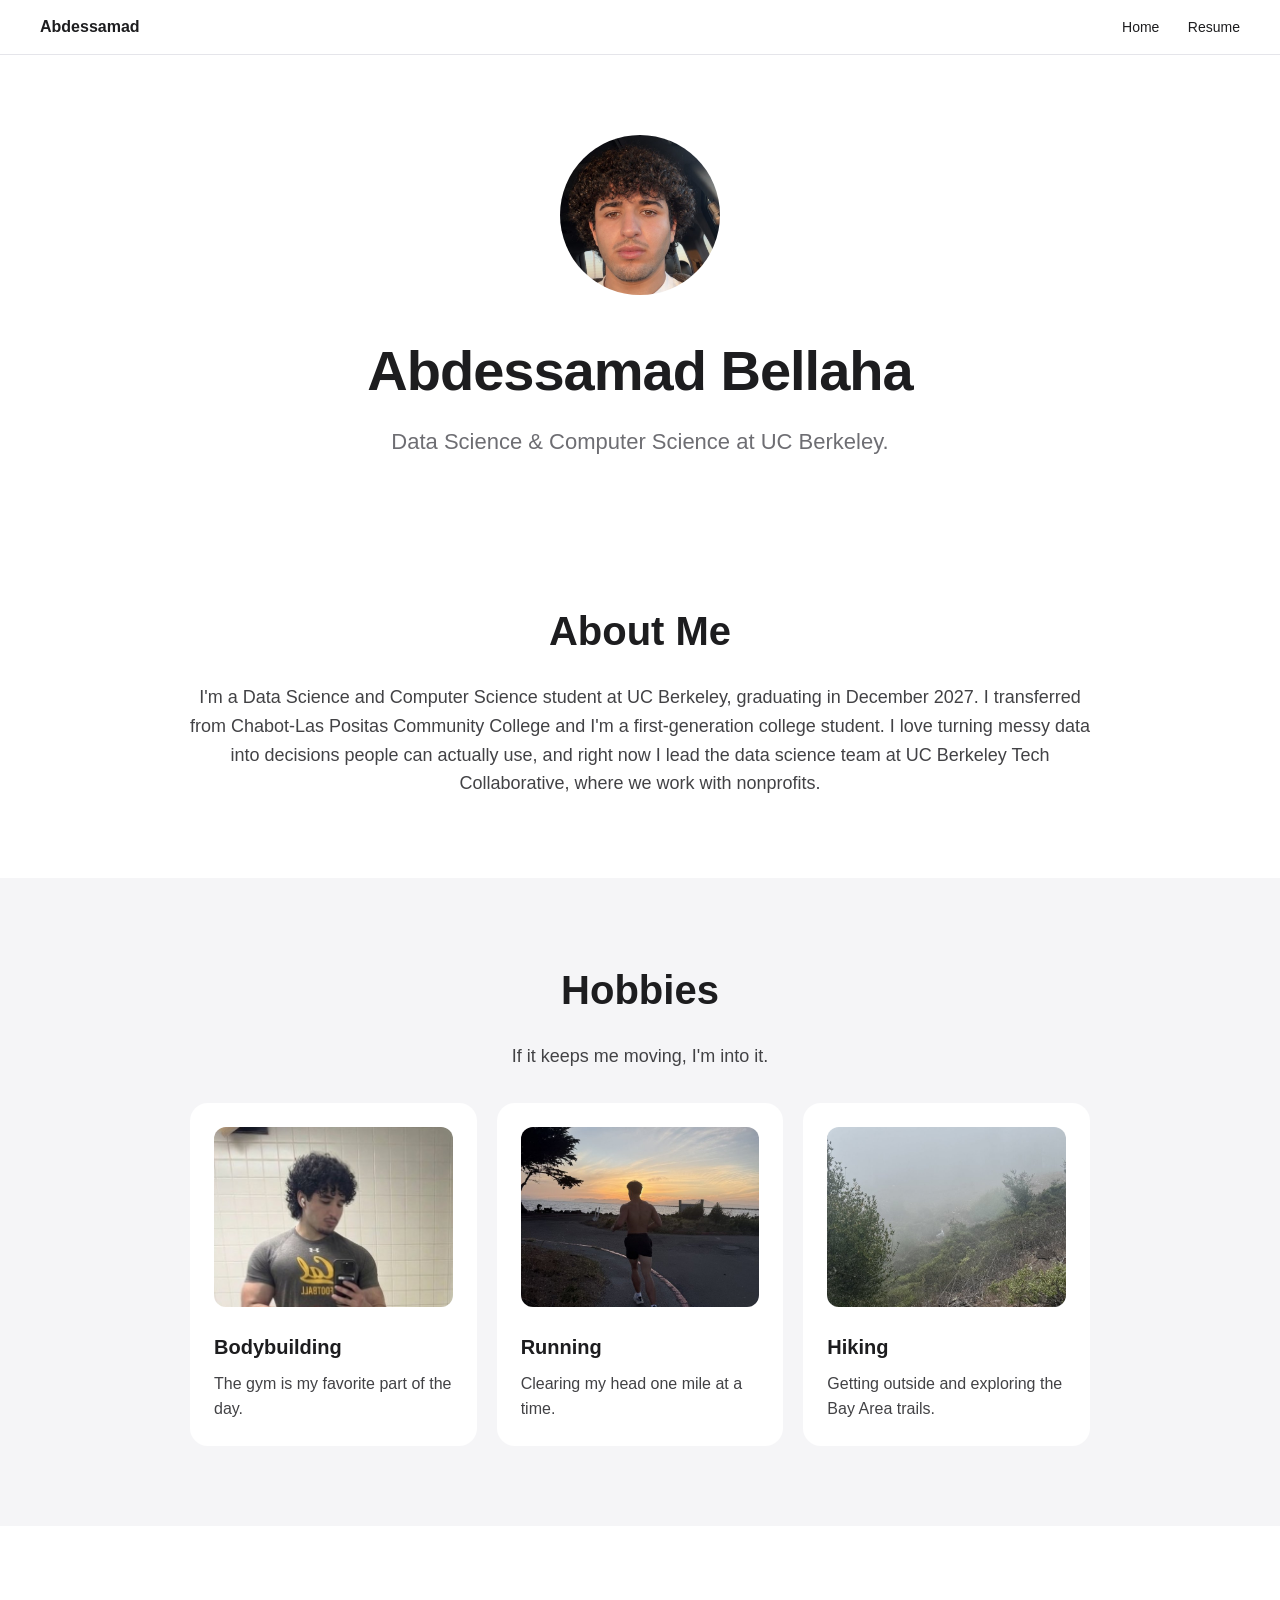
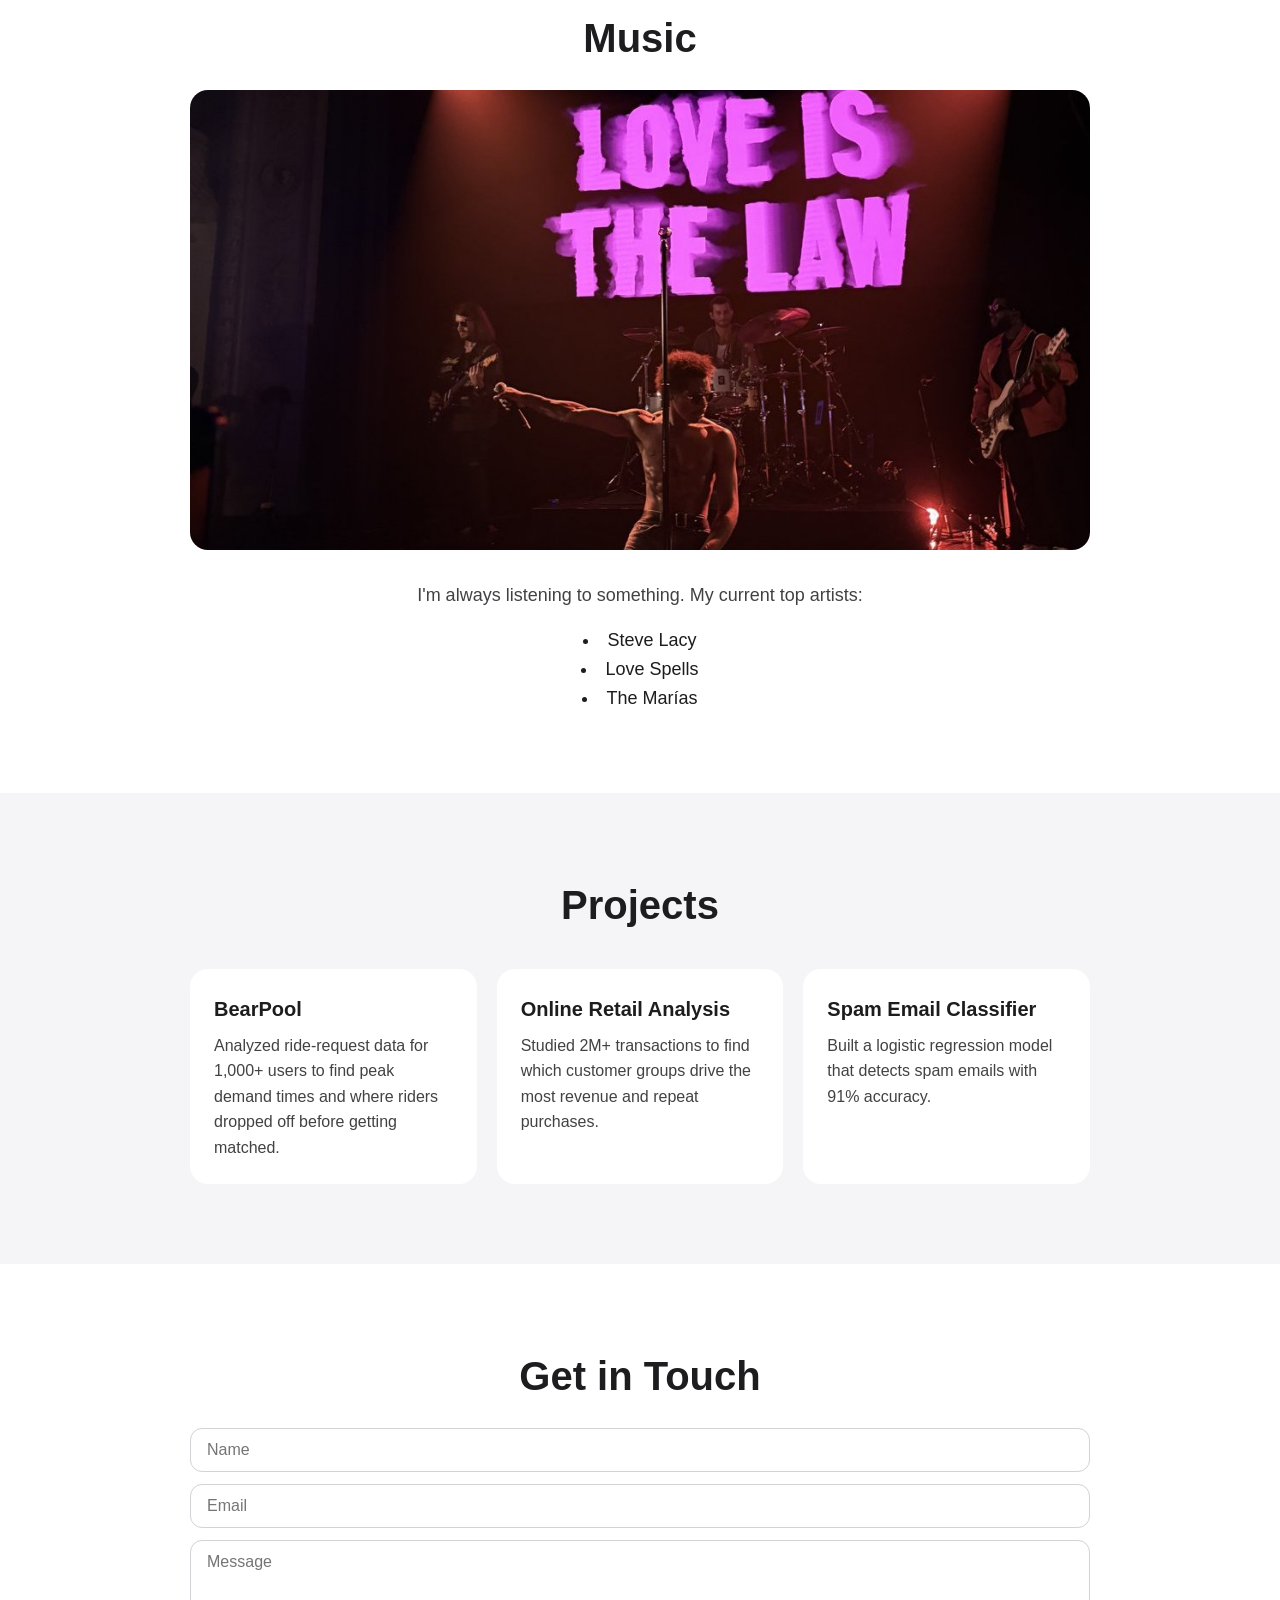
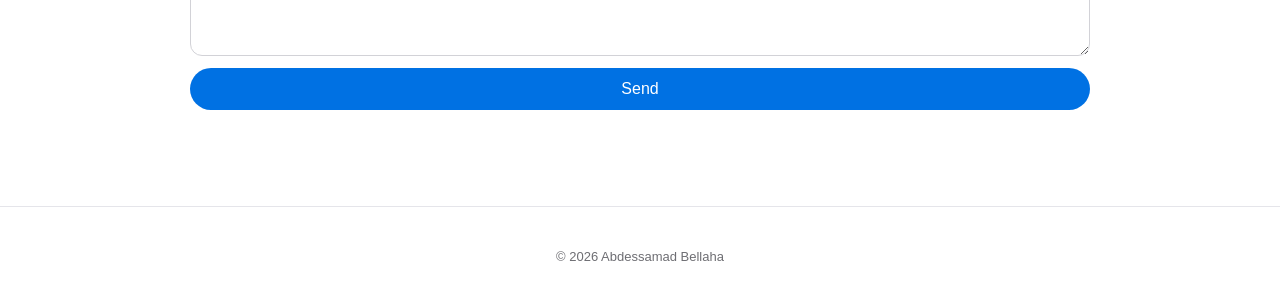
<file: index.html>
<!DOCTYPE html>
<html lang="en">
<head>
  <meta charset="UTF-8">
  <meta name="viewport" content="width=device-width, initial-scale=1.0">
  <meta name="description" content="Personal website of Abdessamad Bellaha, Data Science and CS student at UC Berkeley.">
  <meta name="author" content="Abdessamad Bellaha">
  <title>Abdessamad Bellaha</title>
  <link rel="stylesheet" href="style.css">
  <script src="script.js" defer></script>
</head>
<body>
  <nav class="navbar">
    <a href="index.html" class="logo">Abdessamad</a>
    <div class="nav-links">
      <a href="index.html">Home</a>
      <a href="resume.html">Resume</a>
    </div>
  </nav>

  <header class="hero">
    <img src="images/me.jpg" alt="Photo of Abdessamad" class="profile-photo">
    <h1>Abdessamad Bellaha</h1>
    <p class="subtitle">Data Science & Computer Science at UC Berkeley.</p>
  </header>

  <section id="about" class="section">
    <h2>About Me</h2>
    <p>
      I'm a Data Science and Computer Science student at UC Berkeley, graduating in December 2027.
      I transferred from Chabot-Las Positas Community College and I'm a first-generation college student.
      I love turning messy data into decisions people can actually use, and right now I lead the data
      science team at UC Berkeley Tech Collaborative, where we work with nonprofits.
    </p>
  </section>

  <section id="hobbies" class="section gray">
    <h2>Hobbies</h2>
    <p>If it keeps me moving, I'm into it.</p>
    <div class="grid">
      <div class="card">
        <img src="images/gym.jpg" alt="Gym" class="gym-photo">
        <h3>Bodybuilding</h3>
        <p>The gym is my favorite part of the day.</p>
      </div>
      <div class="card">
        <img src="images/running.jpg" alt="Running">
        <h3>Running</h3>
        <p>Clearing my head one mile at a time.</p>
      </div>
      <div class="card">
        <img src="images/hiking.jpg" alt="Hiking">
        <h3>Hiking</h3>
        <p>Getting outside and exploring the Bay Area trails.</p>
      </div>
    </div>
  </section>

  <section id="music" class="section">
    <h2>Music</h2>
    <img src="images/music.jpg" alt="Concert" class="wide-photo music-photo">
    <p>I'm always listening to something. My current top artists:</p>
    <ul class="simple-list">
      <li>Steve Lacy</li>
      <li>Love Spells</li>
      <li>The Marías</li>
    </ul>
  </section>

  <section id="projects" class="section gray">
    <h2>Projects</h2>
    <div class="grid">
      <div class="card">
        <h3>BearPool</h3>
        <p>Analyzed ride-request data for 1,000+ users to find peak demand times and where riders dropped off before getting matched.</p>
      </div>
      <div class="card">
        <h3>Online Retail Analysis</h3>
        <p>Studied 2M+ transactions to find which customer groups drive the most revenue and repeat purchases.</p>
      </div>
      <div class="card">
        <h3>Spam Email Classifier</h3>
        <p>Built a logistic regression model that detects spam emails with 91% accuracy.</p>
      </div>
    </div>
  </section>

  <section id="contact" class="section">
    <h2>Get in Touch</h2>
    <form id="contact-form">
      <input type="text" id="name" placeholder="Name" required>
      <input type="email" id="email" placeholder="Email" required>
      <textarea id="message" placeholder="Message" rows="5" required></textarea>
      <button type="submit">Send</button>
    </form>
    <p id="form-response"></p>
  </section>

  <footer>
    <p>© 2026 Abdessamad Bellaha</p>
  </footer>
</body>
</html>
</file>
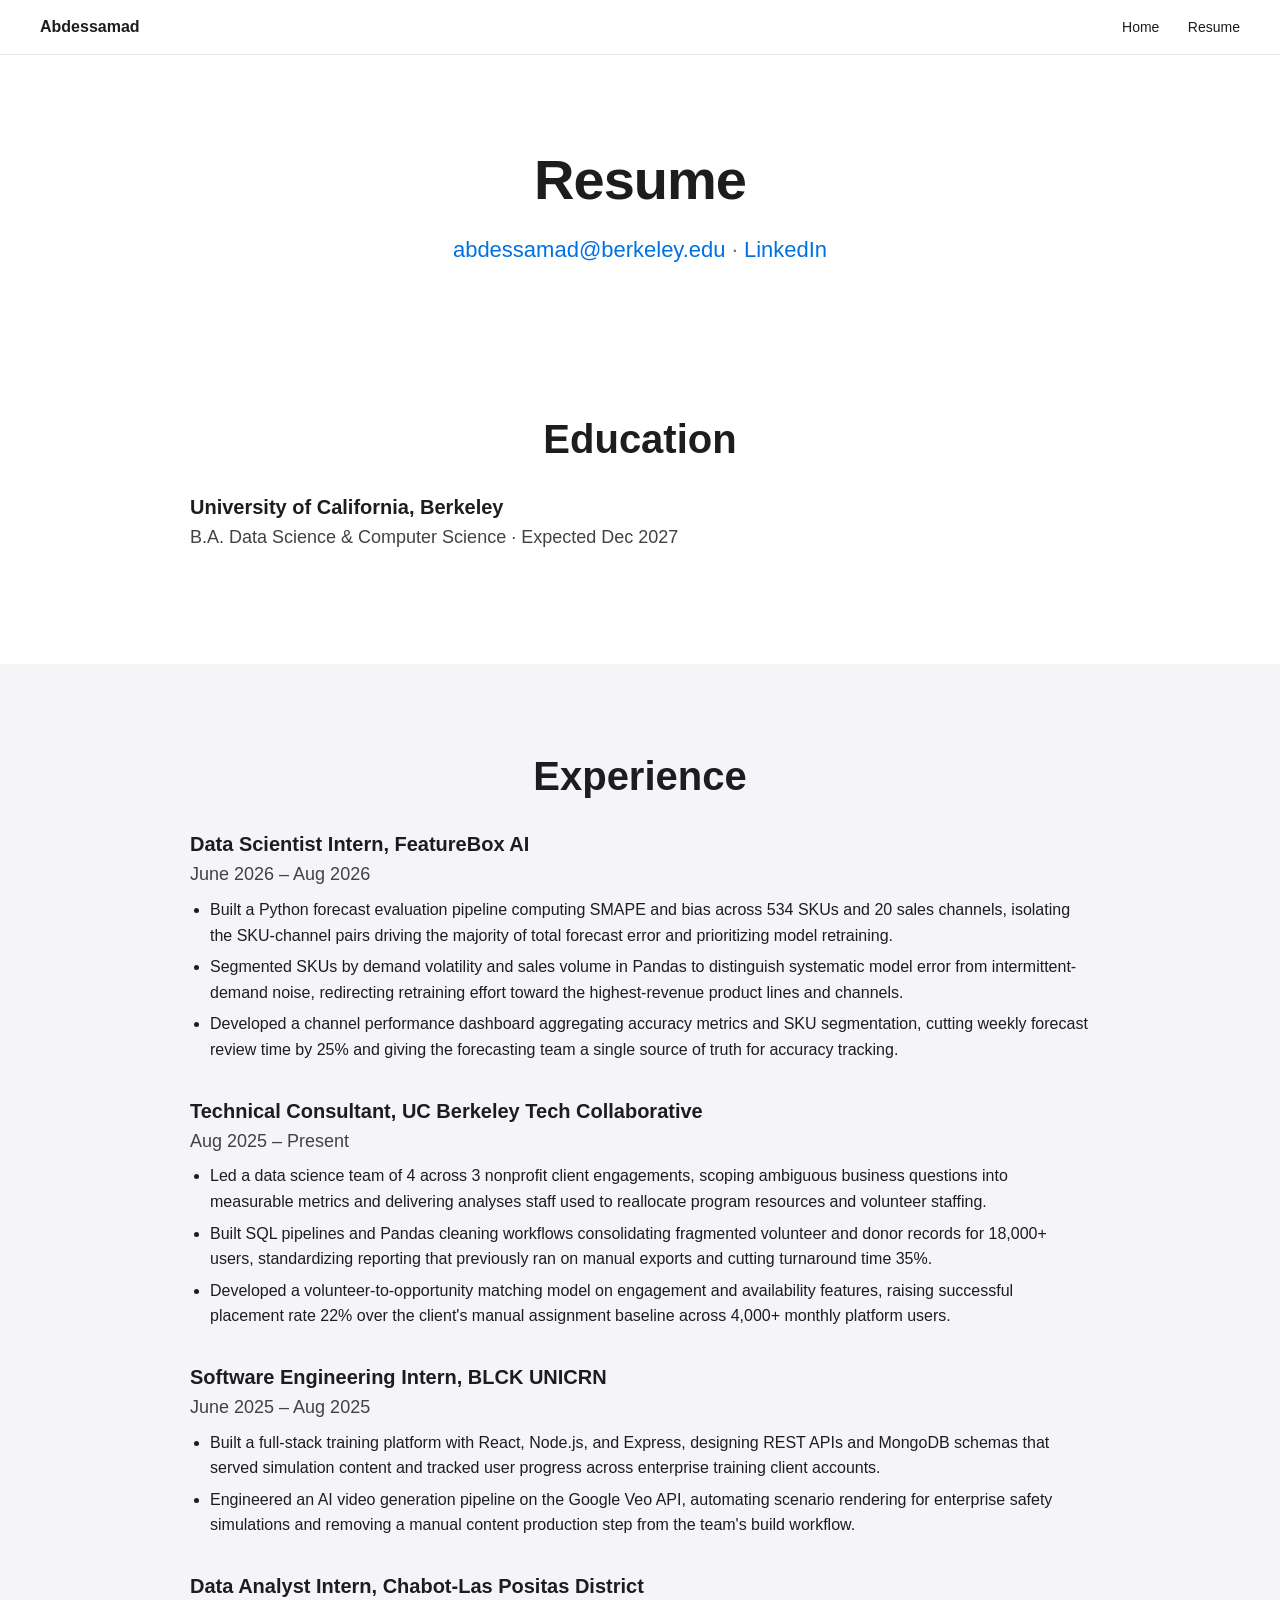
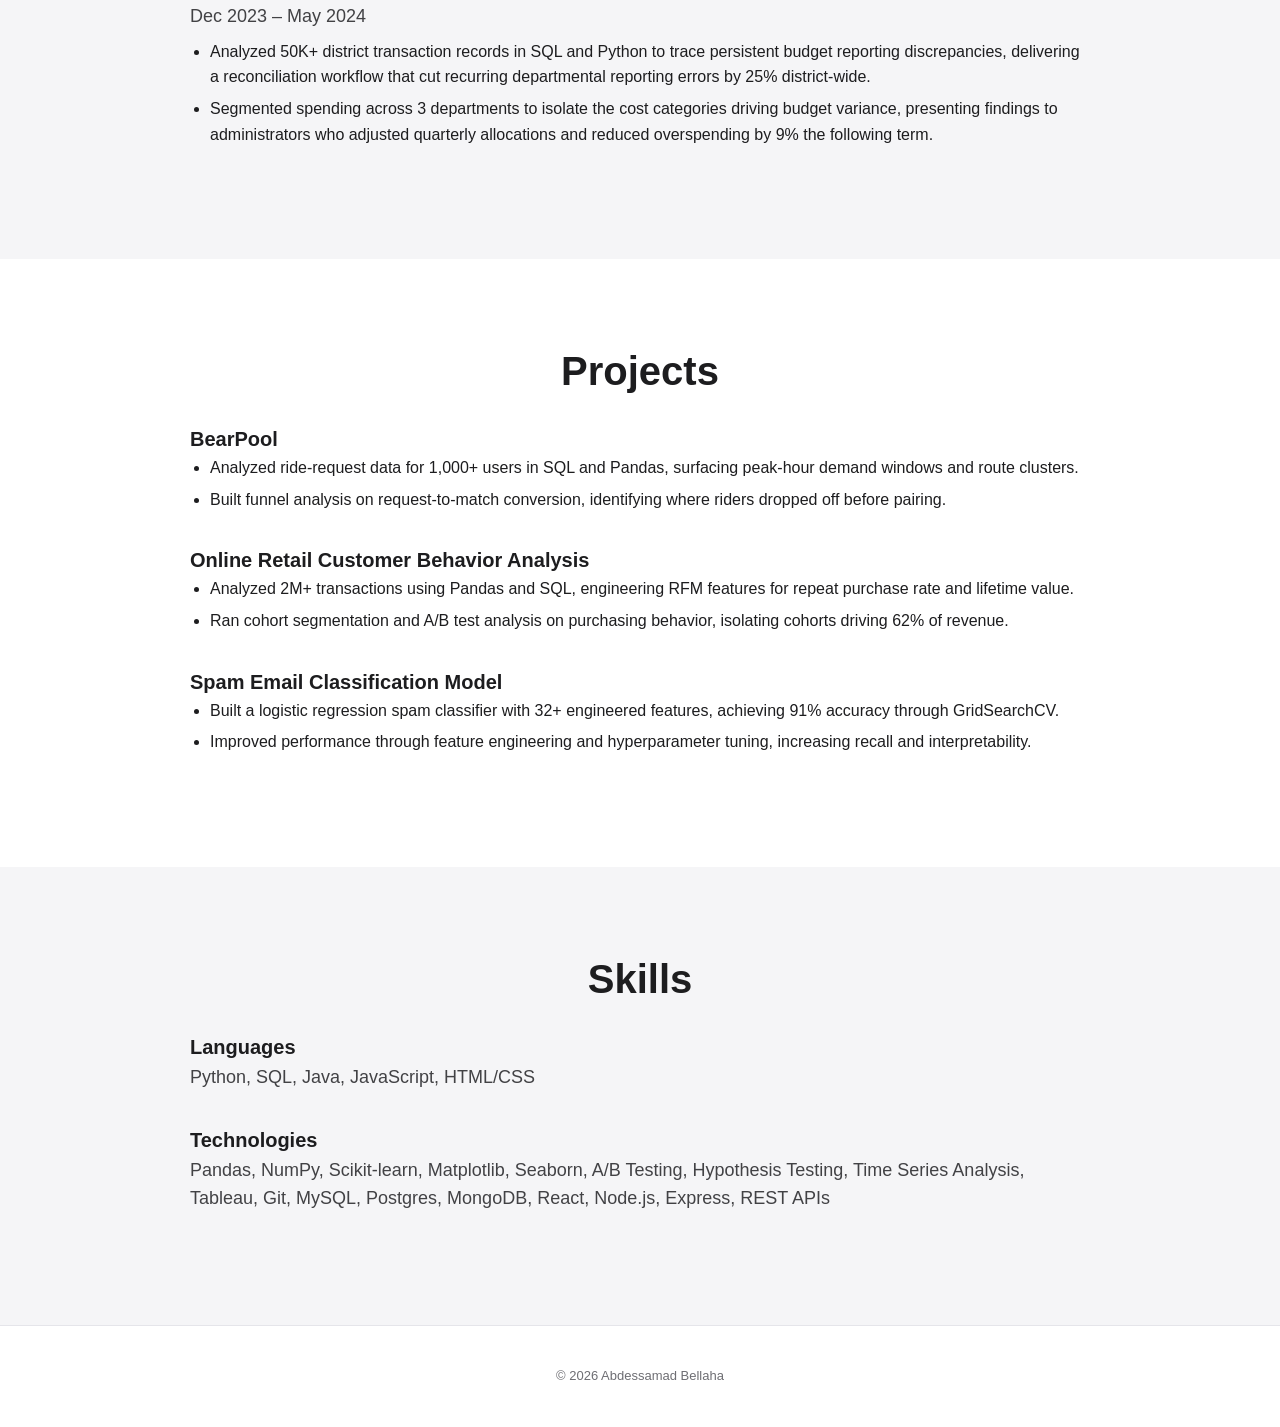
<file: resume.html>
<!DOCTYPE html>
<html lang="en">
<head>
  <meta charset="UTF-8">
  <meta name="viewport" content="width=device-width, initial-scale=1.0">
  <meta name="description" content="Resume of Abdessamad Bellaha.">
  <meta name="author" content="Abdessamad Bellaha">
  <title>Resume | Abdessamad Bellaha</title>
  <link rel="stylesheet" href="style.css">
</head>
<body>
  <nav class="navbar">
    <a href="index.html" class="logo">Abdessamad</a>
    <div class="nav-links">
      <a href="index.html">Home</a>
      <a href="resume.html">Resume</a>
    </div>
  </nav>

  <header class="hero">
    <h1>Resume</h1>
    <p class="subtitle">
      <a href="mailto:abdessamad@berkeley.edu">abdessamad@berkeley.edu</a> ·
      <a href="https://linkedin.com/in/abdessamad-bellaha" target="_blank">LinkedIn</a>
    </p>
  </header>

  <section class="section">
    <h2>Education</h2>
    <div class="entry">
      <h3>University of California, Berkeley</h3>
      <p class="meta">B.A. Data Science & Computer Science · Expected Dec 2027</p>
    </div>
  </section>

  <section class="section gray">
    <h2>Experience</h2>
    <div class="entry">
      <h3>Data Scientist Intern, FeatureBox AI</h3>
      <p class="meta">June 2026 – Aug 2026</p>
      <ul>
        <li>Built a Python forecast evaluation pipeline computing SMAPE and bias across 534 SKUs and 20 sales channels, isolating the SKU-channel pairs driving the majority of total forecast error and prioritizing model retraining.</li>
        <li>Segmented SKUs by demand volatility and sales volume in Pandas to distinguish systematic model error from intermittent-demand noise, redirecting retraining effort toward the highest-revenue product lines and channels.</li>
        <li>Developed a channel performance dashboard aggregating accuracy metrics and SKU segmentation, cutting weekly forecast review time by 25% and giving the forecasting team a single source of truth for accuracy tracking.</li>
      </ul>
    </div>
    <div class="entry">
      <h3>Technical Consultant, UC Berkeley Tech Collaborative</h3>
      <p class="meta">Aug 2025 – Present</p>
      <ul>
        <li>Led a data science team of 4 across 3 nonprofit client engagements, scoping ambiguous business questions into measurable metrics and delivering analyses staff used to reallocate program resources and volunteer staffing.</li>
        <li>Built SQL pipelines and Pandas cleaning workflows consolidating fragmented volunteer and donor records for 18,000+ users, standardizing reporting that previously ran on manual exports and cutting turnaround time 35%.</li>
        <li>Developed a volunteer-to-opportunity matching model on engagement and availability features, raising successful placement rate 22% over the client's manual assignment baseline across 4,000+ monthly platform users.</li>
      </ul>
    </div>
    <div class="entry">
      <h3>Software Engineering Intern, BLCK UNICRN</h3>
      <p class="meta">June 2025 – Aug 2025</p>
      <ul>
        <li>Built a full-stack training platform with React, Node.js, and Express, designing REST APIs and MongoDB schemas that served simulation content and tracked user progress across enterprise training client accounts.</li>
        <li>Engineered an AI video generation pipeline on the Google Veo API, automating scenario rendering for enterprise safety simulations and removing a manual content production step from the team's build workflow.</li>
      </ul>
    </div>
    <div class="entry">
      <h3>Data Analyst Intern, Chabot-Las Positas District</h3>
      <p class="meta">Dec 2023 – May 2024</p>
      <ul>
        <li>Analyzed 50K+ district transaction records in SQL and Python to trace persistent budget reporting discrepancies, delivering a reconciliation workflow that cut recurring departmental reporting errors by 25% district-wide.</li>
        <li>Segmented spending across 3 departments to isolate the cost categories driving budget variance, presenting findings to administrators who adjusted quarterly allocations and reduced overspending by 9% the following term.</li>
      </ul>
    </div>
  </section>

  <section class="section">
    <h2>Projects</h2>
    <div class="entry">
      <h3>BearPool</h3>
      <ul>
        <li>Analyzed ride-request data for 1,000+ users in SQL and Pandas, surfacing peak-hour demand windows and route clusters.</li>
        <li>Built funnel analysis on request-to-match conversion, identifying where riders dropped off before pairing.</li>
      </ul>
    </div>
    <div class="entry">
      <h3>Online Retail Customer Behavior Analysis</h3>
      <ul>
        <li>Analyzed 2M+ transactions using Pandas and SQL, engineering RFM features for repeat purchase rate and lifetime value.</li>
        <li>Ran cohort segmentation and A/B test analysis on purchasing behavior, isolating cohorts driving 62% of revenue.</li>
      </ul>
    </div>
    <div class="entry">
      <h3>Spam Email Classification Model</h3>
      <ul>
        <li>Built a logistic regression spam classifier with 32+ engineered features, achieving 91% accuracy through GridSearchCV.</li>
        <li>Improved performance through feature engineering and hyperparameter tuning, increasing recall and interpretability.</li>
      </ul>
    </div>
  </section>

  <section class="section gray">
    <h2>Skills</h2>
    <div class="entry">
      <h3>Languages</h3>
      <p>Python, SQL, Java, JavaScript, HTML/CSS</p>
    </div>
    <div class="entry">
      <h3>Technologies</h3>
      <p>Pandas, NumPy, Scikit-learn, Matplotlib, Seaborn, A/B Testing, Hypothesis Testing, Time Series Analysis, Tableau, Git, MySQL, Postgres, MongoDB, React, Node.js, Express, REST APIs</p>
    </div>
  </section>

  <footer>
    <p>© 2026 Abdessamad Bellaha</p>
  </footer>
</body>
</html>
</file>
<file: style.css>
* {
  margin: 0;
  padding: 0;
  box-sizing: border-box;
}

body {
  font-family: -apple-system, BlinkMacSystemFont, "Helvetica Neue", Arial, sans-serif;
  color: #1d1d1f;
  background-color: #ffffff;
  line-height: 1.6;
}

a {
  color: #0071e3;
  text-decoration: none;
}

a:hover {
  text-decoration: underline;
}

.navbar {
  position: sticky;
  top: 0;
  display: flex;
  justify-content: space-between;
  align-items: center;
  padding: 14px 40px;
  background-color: rgba(255, 255, 255, 0.9);
  border-bottom: 1px solid #e5e5ea;
}

.logo {
  color: #1d1d1f;
  font-weight: 600;
}

.nav-links a {
  color: #1d1d1f;
  margin-left: 24px;
  font-size: 14px;
}

.hero {
  text-align: center;
  padding: 80px 20px 60px;
}

.hero h1 {
  font-size: 56px;
  font-weight: 700;
  letter-spacing: -1px;
}

.subtitle {
  font-size: 22px;
  color: #6e6e73;
  margin-top: 8px;
}

.profile-photo {
  width: 160px;
  height: 160px;
  border-radius: 50%;
  object-fit: cover;
  margin-bottom: 24px;
}

.section {
  padding: 80px 20px;
  text-align: center;
}

.section > * {
  max-width: 900px;
  margin-left: auto;
  margin-right: auto;
}

.section h2 {
  font-size: 40px;
  font-weight: 700;
  margin-bottom: 20px;
}

.section p {
  font-size: 18px;
  color: #424245;
}

.gray {
  background-color: #f5f5f7;
}

.grid {
  display: flex;
  gap: 20px;
  margin-top: 32px;
}

.card {
  flex: 1;
  background-color: #ffffff;
  border-radius: 18px;
  padding: 24px;
  text-align: left;
}

.card img {
  width: 100%;
  height: 180px;
  object-fit: cover;
  border-radius: 12px;
  margin-bottom: 16px;
}

.card h3 {
  font-size: 20px;
  margin-bottom: 8px;
}

.card p {
  font-size: 16px;
}

.wide-photo {
  width: 100%;
  max-height: 360px;
  object-fit: cover;
  border-radius: 18px;
  margin-bottom: 24px;
}

.simple-list {
  list-style-position: inside;
  font-size: 18px;
  margin-top: 16px;
}

.entry {
  text-align: left;
  margin-bottom: 32px;
}

.entry h3 {
  font-size: 20px;
}

.meta {
  color: #6e6e73;
  font-size: 15px;
  margin-bottom: 8px;
}

.entry ul {
  padding-left: 20px;
}

form {
  display: flex;
  flex-direction: column;
  gap: 12px;
  max-width: 500px;
}

input,
textarea {
  font-family: inherit;
  font-size: 16px;
  padding: 12px 16px;
  border: 1px solid #d2d2d7;
  border-radius: 12px;
}

button {
  font-size: 16px;
  padding: 12px;
  color: #ffffff;
  background-color: #0071e3;
  border: none;
  border-radius: 980px;
  cursor: pointer;
}

button:hover {
  background-color: #0077ed;
}

#form-response {
  margin-top: 16px;
  color: #1d1d1f;
}

footer {
  text-align: center;
  padding: 40px 20px;
  font-size: 13px;
  color: #6e6e73;
  border-top: 1px solid #e5e5ea;
}

@media (max-width: 700px) {
  .grid {
    flex-direction: column;
  }

  .hero h1 {
    font-size: 40px;
  }

  .navbar {
    padding: 14px 20px;
  }
}

.entry ul li {
  margin-bottom: 6px;
}

.gym-photo {
  object-position: top;
}

.music-photo {
  max-height: 460px;
  object-position: center 40%;
}
</file>
